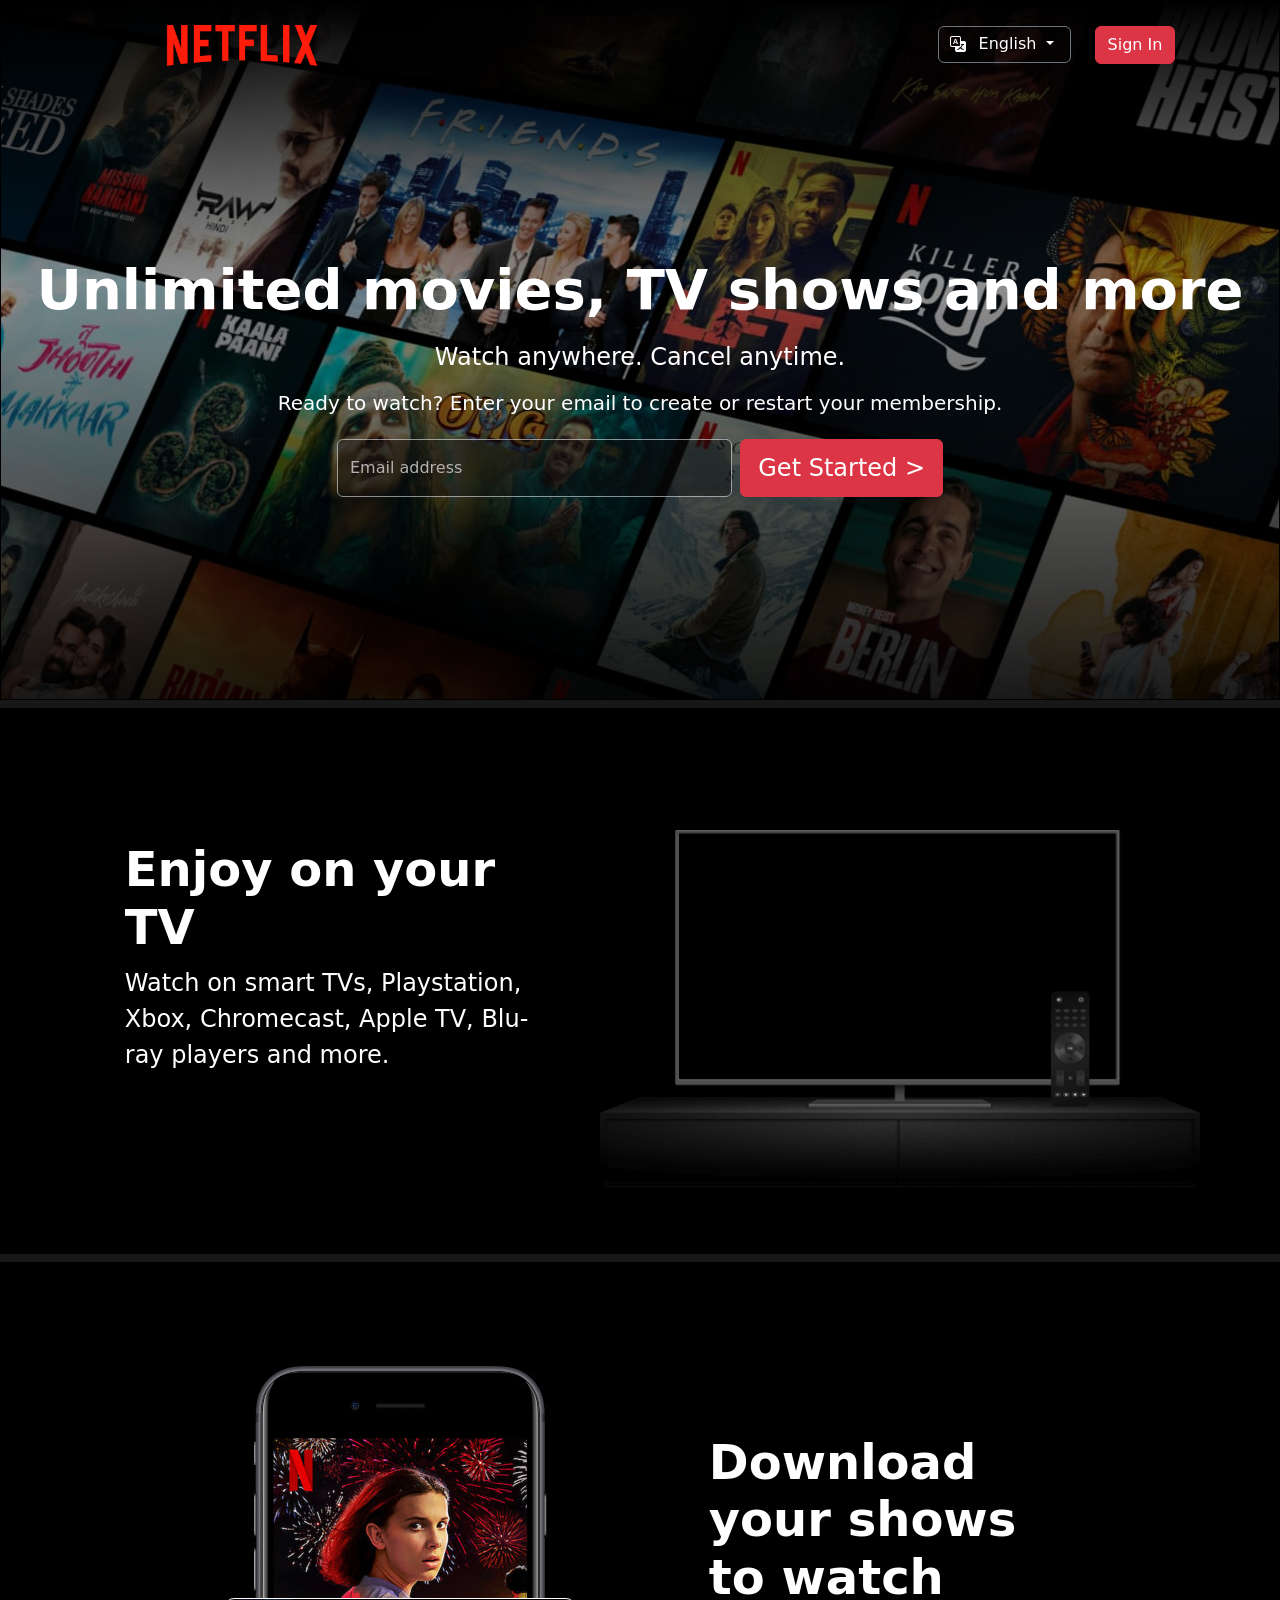
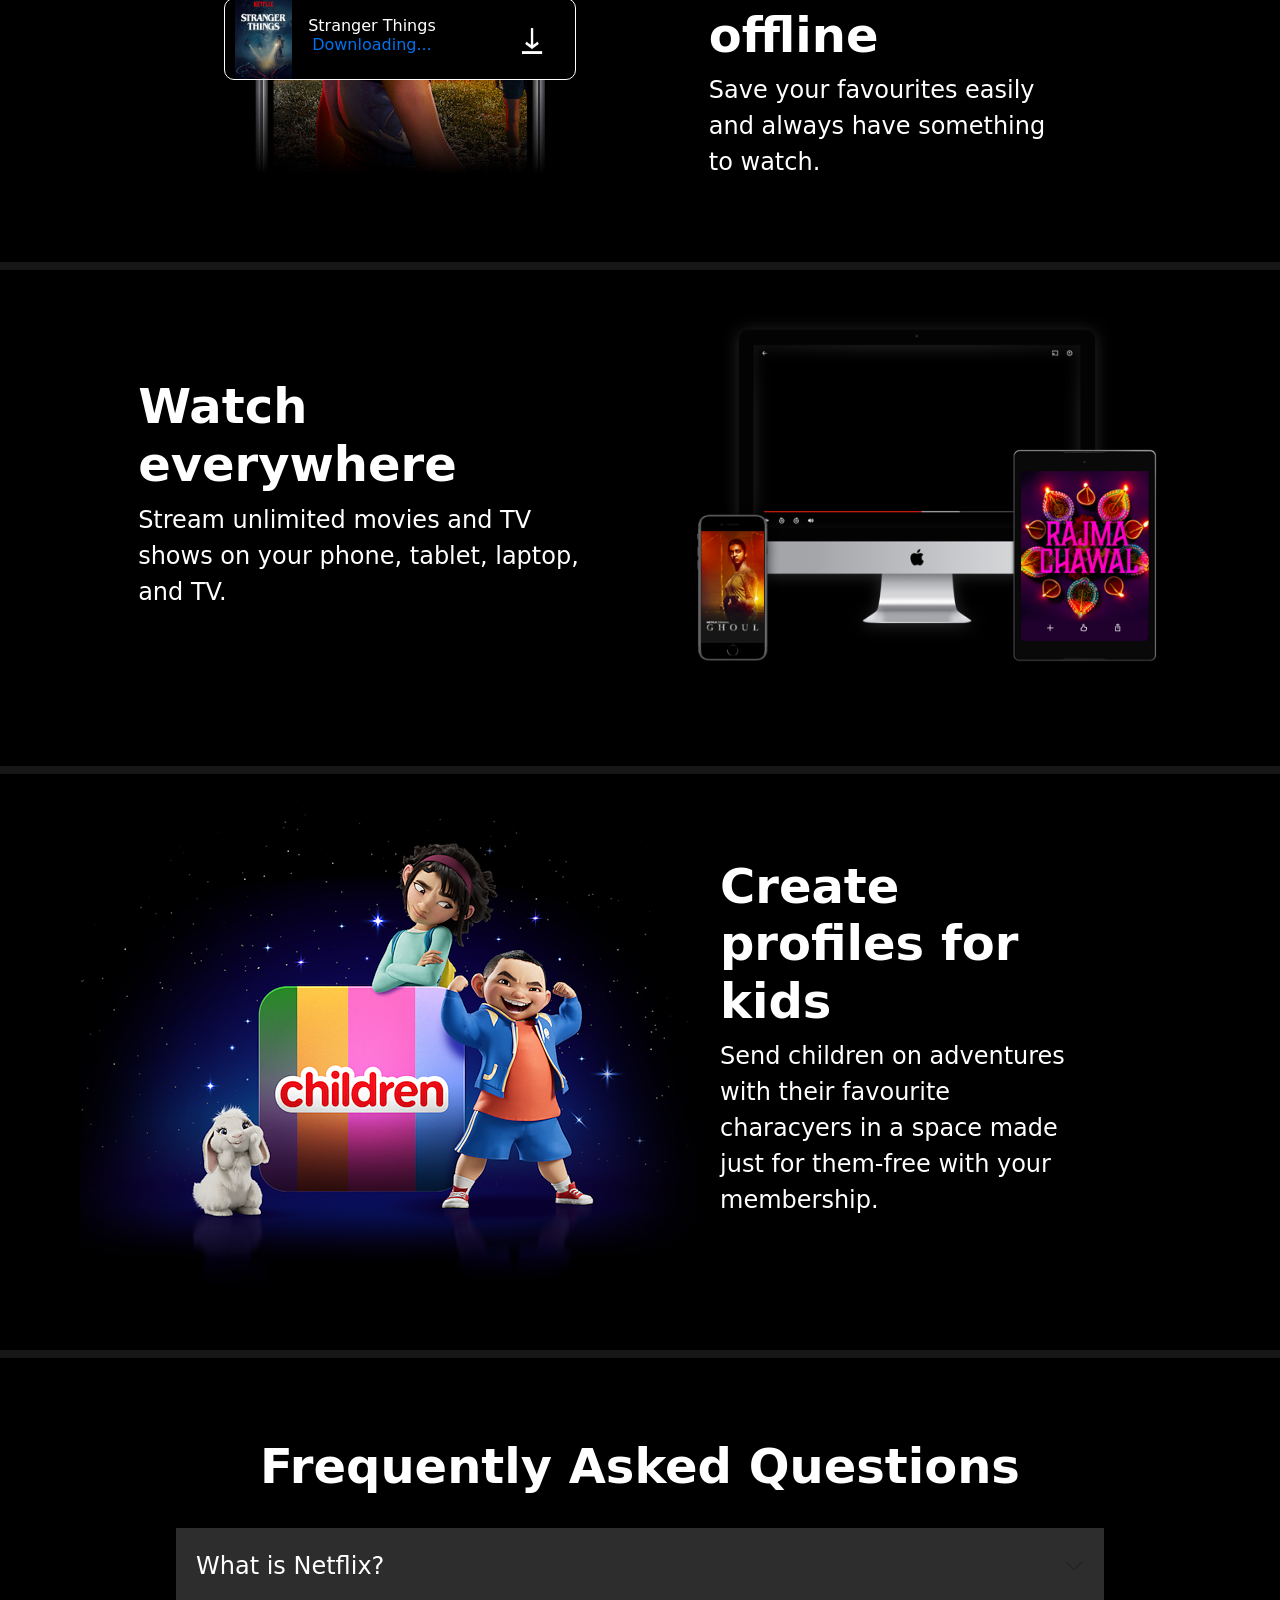
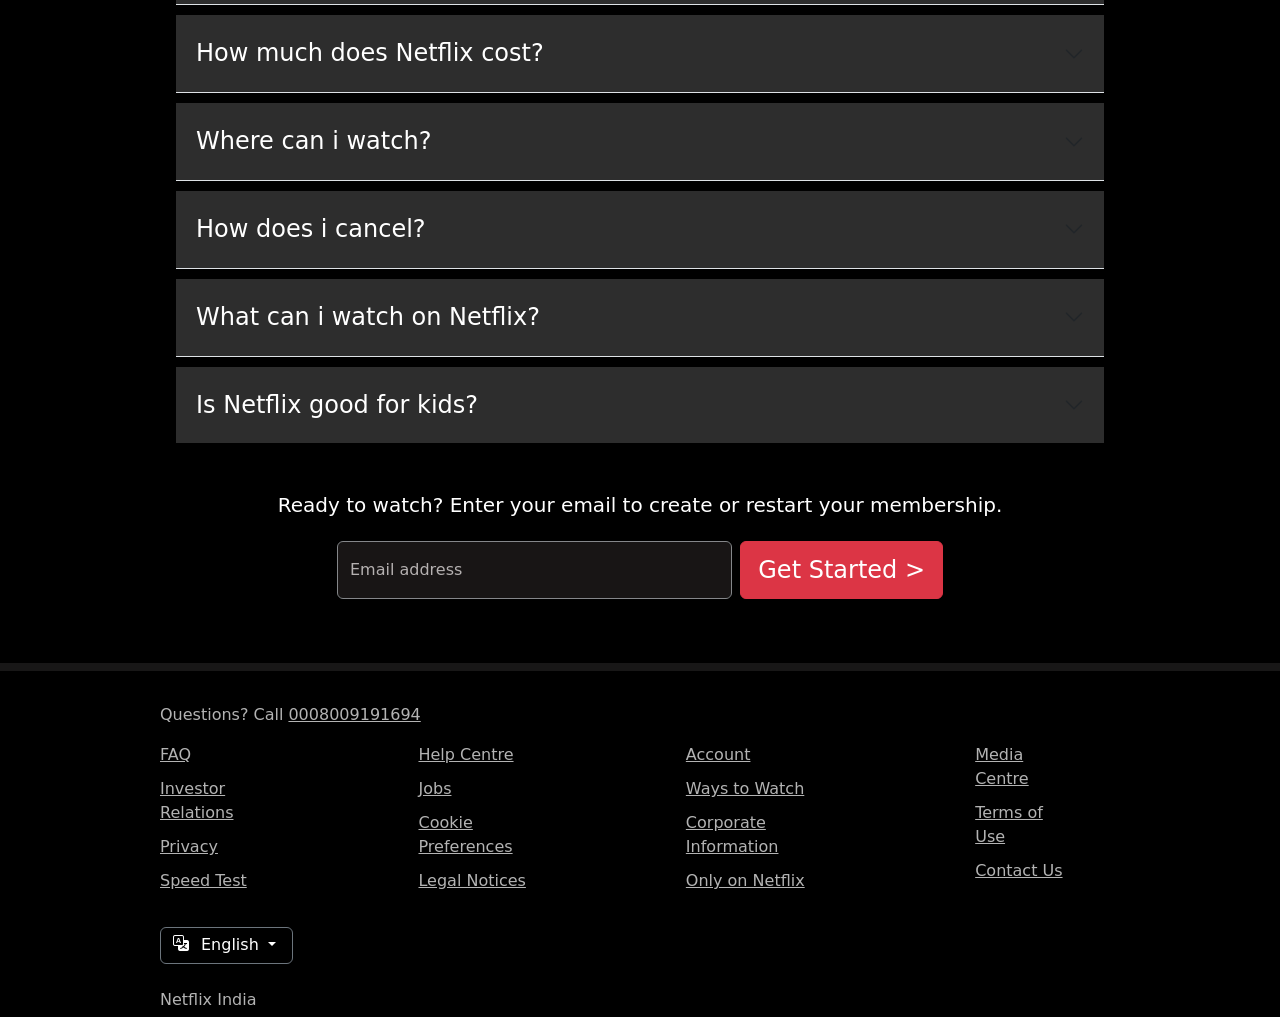
<file: index.html>
<html>
  <head>
    <title>Netflix</title>

    <!-- Linking of CSS(Cascading Style Sheet) -->
    <link rel="stylesheet" href="./style.css" />

    <!-- Bootstrap CDN of CSS -->
    <link
      href="https://cdn.jsdelivr.net/npm/bootstrap@5.3.2/dist/css/bootstrap.min.css"
      rel="stylesheet"
      integrity="sha384-T3c6CoIi6uLrA9TneNEoa7RxnatzjcDSCmG1MXxSR1GAsXEV/Dwwykc2MPK8M2HN"
      crossorigin="anonymous"
    />

    <!-- Bootstrap CDN of javascript -->
    <script
      src="https://cdn.jsdelivr.net/npm/bootstrap@5.3.2/dist/js/bootstrap.bundle.min.js"
      integrity="sha384-C6RzsynM9kWDrMNeT87bh95OGNyZPhcTNXj1NW7RuBCsyN/o0jlpcV8Qyq46cDfL"
      crossorigin="anonymous"
    ></script>

    <!-- Bootstrap CDN of icons -->
    <link
      rel="stylesheet"
      href="https://cdn.jsdelivr.net/npm/bootstrap-icons@1.11.3/font/bootstrap-icons.min.css"
    />

    <style>
      /* Top Part */
    </style>
  </head>
  <body>
    <div class="fullbody">
      <!-- Top Part -->
      <div class="top-part">
        <div class="navigation-bar">
          <div class="align-middle netflix">
            <img
              src="./Images/netflix-logo.png"
              alt="netflix-logo"
              style="height: 85px"
            />
          </div>

          <div class="align-middle right">
            <i class="bi bi-translate language-icon"></i>

            <div class="dropdown">
              <button
                class="btn btn-secondary dropdown-toggle align-middle"
                type="button"
                data-bs-toggle="dropdown"
                aria-expanded="false"
                style="
                  padding-left: 2.5rem;
                  background: transparent;
                  padding-right: 1rem;
                  padding-top: 5px;
                  margin-right: 1.5rem;
                "
              >
                English
              </button>
              <ul class="dropdown-menu">
                <li><a class="dropdown-item" href="#">English</a></li>
                <li><a class="dropdown-item" href="#">Hindi</a></li>
              </ul>
            </div>

            <button class="btn btn-danger">Sign In</button>
          </div>
        </div>

        <div class="center-part">
          <div>
            <h3
              class="text-wrap"
              style="font-size: 3.5rem; font-weight: 700; text-align: center"
            >
              Unlimited movies, TV shows and more
            </h3>
          </div>

          <div style="font-size: 1.5rem; font-weight: 400; margin-top: 0.5rem">
            <p>Watch anywhere. Cancel anytime.</p>
          </div>

          <div
            style="
              font-size: 1.25rem;
              line-height: 1.5rem;
              font-weight: 400;
              margin-bottom: 1.5rem;
            "
          >
            Ready to watch? Enter your email to create or restart your
            membership.
          </div>

          <div class="dataman">
            <div class="form-floating mb-3" style="display: flex">
              <input
                type="email"
                class="form-control"
                id="floatingInput"
                placeholder="name@example.com"
                style="
                  background-color: rgba(14, 14, 14, 0.742);
                  opacity: 60%;
                  padding-right: 4rem;
                "
              />
              <label
                for="floatingInput"
                id="emailaddress"
                style="color: rgb(181, 177, 177); background-color: initial"
                >Email address</label
              >
              <button
                type="button"
                class="btn btn-danger"
                style="width: 20rem; margin-left: 0.5rem; font-size: 1.5rem"
              >
                Get Started &gt
              </button>
            </div>
          </div>
        </div>
      </div>

      <!-- TV Section -->
      <div
        class="borderman"
        style="background-color: rgb(0, 0, 0); height: auto"
      >
        <div class="mainplayer">
          <div class="leftcontent-section">
            <h3 style="color: white; font-size: 3rem; font-weight: 900">
              Enjoy on your TV
            </h3>
            <p style="color: white; font-size: 1.5rem; font-weight: 400">
              Watch on smart TVs, Playstation, Xbox, Chromecast, Apple TV,
              Blu-ray players and more.
            </p>
          </div>

          <div>
            <div
              class="pb-50"
              style="
                position: absolute;
                height: auto;
                width: 28%;
                margin-top: 4.9rem;
                margin-left: 4.5rem;
              "
            >
              <video
                src="./Videos/video-tv-in-0819.m4v"
                autoplay
                muted
                loop
              ></video>
            </div>
            <img
              src="./Images/tv.png"
              alt="TV Image"
              height="450px;"
              style="position: relative; z-index: 1"
            />
          </div>
        </div>
      </div>

      <!-- Smart Phone Section -->
      <div
        class="borderman"
        style="background-color: rgb(0, 0, 0); height: 600px"
      >
        <div class="mainplayer">
          <div style="padding-bottom: 3rem">
            <img src="./Images/mobile.jpg" alt="Smart-Phone-Image" />
            <div
              style="
                height: 5%;
                width: 55%;
                position: relative;
                background-color: black;
                border: 1px solid white;
                border-radius: 10px;
                bottom: 16rem;
                margin-top: 5rem;
                margin-left: 9rem;
              "
            >
              <div style="display: flex">
                <img
                  src="./Images/strangers things.png"
                  alt="Stranger things"
                  style="
                    border-radius: 10px, 0px, 0px, 10px !important;
                    height: 5rem;
                    margin-left: 10px;
                    margin-top: 5 px;
                  "
                />
                <div
                  style="
                    display: flex;
                    justify-content: center;
                    align-items: center;
                    flex-direction: column;
                    margin-left: 16px;
                  "
                >
                  <h3
                    style="
                      color: white;
                      font-size: 1rem;
                      margin-bottom: 0px;
                      text-align: left;
                    "
                  >
                    Stranger Things
                  </h3>
                  <h3 style="color: #0071eb; font-size: 1rem; text-align: left">
                    Downloading...
                  </h3>
                </div>
                <img
                  src="./Images/download.gif"
                  alt="Downloading gif"
                  style="height: 4rem; margin-left: 4rem; margin-top: 10px"
                />
              </div>
            </div>
          </div>

          <div class="rightcontent-section" style="padding-bottom: 3rem">
            <h3 style="color: white; font-size: 3rem; font-weight: 900">
              Download your shows to watch offline
            </h3>
            <p style="color: white; font-size: 1.5rem; font-weight: 400">
              Save your favourites easily and always have something to watch.
            </p>
          </div>
        </div>
      </div>

      <!-- Desktop Section -->
      <div class="borderman" style="background-color: rgb(0, 0, 0)">
        <div class="mainplayer">
          <div class="leftcontent-section">
            <h3 style="color: white; font-size: 3rem; font-weight: 900">
              Watch everywhere
            </h3>
            <p style="color: white; font-size: 1.5rem; font-weight: 400">
              Stream unlimited movies and TV shows on your phone, tablet,
              laptop, and TV.
            </p>
          </div>

          <div style="width: auto; height: auto">
            <div style="position: absolute">
              <video
                src="./Videos/video-devices-in (1).m4v"
                loop
                muted
                autoplay
                style="width: 60%; margin-top: 3rem; margin-left: 6rem"
              ></video>
            </div>
            <img
              src="./Images/device-pile-in.png"
              alt=""
              height="400px"
              style="position: relative"
            />
          </div>
        </div>
      </div>

      <!-- Children Section -->
      <div class="borderman" style="background-color: rgb(0, 0, 0)">
        <div class="mainplayer">
          <div>
            <img src="./Images/children.png" alt="" />
          </div>

          <div class="childrencontent-section">
            <h3 style="color: white; font-size: 3rem; font-weight: 900">
              Create profiles for kids
            </h3>
            <p style="color: white; font-size: 1.5rem; font-weight: 400">
              Send children on adventures with their favourite characyers in a
              space made just for them-free with your membership.
            </p>
          </div>
        </div>
      </div>

      <!-- Frequently Asked Question -->
      <div
        class="borderman"
        style="background-color: rgb(0, 0, 0); height: auto"
      >
        <!-- FAQ -->

        <div
          class="frequently"
          style="
            width: 100%;
            display: flex;
            justify-content: center;
            height: auto;
          "
        >
          <h3
            style="
              font-size: 3rem;
              font-weight: 900;
              color: white;
              margin-top: 5rem;
            "
          >
            Frequently Asked Questions
          </h3>
        </div>

        <!-- Accordian Div  -->
        <div style="width: 100%">
          <!-- Each Accordion  -->
          <div style="margin-left: 11rem; margin-right: 11rem">
            <!-- Main Accordion heading -->
            <div class="accordion accordion-flush" id="accordionFlushExample">
              <!-- First accordion  -->
              <div class="accordion-item" style="margin-bottom: 10px">
                <h2 class="accordion-header">
                  <button
                    class="accordion-button collapsed"
                    type="button"
                    data-bs-toggle="collapse"
                    data-bs-target="#flush-collapseOne"
                    aria-expanded="false"
                    aria-controls="flush-collapseOne"
                    style="
                      background-color: rgb(45, 45, 45);
                      color: white;
                      padding-bottom: 1.5rem;
                      padding-top: 1.5rem;
                      font-size: 1.5rem;
                    "
                  >
                    What is Netflix?
                  </button>
                </h2>
                <div
                  id="flush-collapseOne"
                  class="accordion-collapse collapse"
                  data-bs-parent="#accordionFlushExample"
                >
                  <div
                    class="accordion-body"
                    style="
                      font-size: 1.5rem;
                      color: white;
                      background-color: rgb(45, 45, 45);
                      font-size: 1.5rem;
                    "
                  >
                    Netflix is a streaming service that offers a variety of
                    award-winning TV shows, movies, anime, documentaries and
                    more-on thousands of internet-connected devices. <br />
                    <br />
                    You can watch as much as you want, whenever you want,
                    without a single ad-all for one low monthly price. There's
                    always something new to discover, and new TV shows and
                    movies are added every week!
                  </div>
                </div>
              </div>

              <!-- Second accordion  -->
              <div class="accordion-item" style="margin-bottom: 10px">
                <h2 class="accordion-header">
                  <button
                    class="accordion-button collapsed"
                    type="button"
                    data-bs-toggle="collapse"
                    data-bs-target="#flush-collapseTwo"
                    aria-expanded="false"
                    aria-controls="flush-collapseTwo"
                    style="
                      background-color: rgb(45, 45, 45);
                      color: white;
                      padding-bottom: 1.5rem;
                      padding-top: 1.5rem;
                      font-size: 1.5rem;
                    "
                  >
                    How much does Netflix cost?
                  </button>
                </h2>
                <div
                  id="flush-collapseTwo"
                  class="accordion-collapse collapse"
                  data-bs-parent="#accordionFlushExample"
                >
                  <div
                    class="accordion-body"
                    style="
                      font-size: 1.5rem;
                      color: white;
                      background-color: rgb(45, 45, 45);
                      font-size: 1.5rem;
                    "
                  >
                    Watch Netflix on your smartphone, tablet, Smart TV, laptop,
                    or streaming device, all for one fixed monthly fee. Plans
                    range from ₹149 to ₹649 a month. No extra costs, no
                    contracts.
                  </div>
                </div>
              </div>

              <!-- Third Accordion  -->
              <div class="accordion-item" style="margin-bottom: 10px">
                <h2 class="accordion-header">
                  <button
                    class="accordion-button collapsed"
                    type="button"
                    data-bs-toggle="collapse"
                    data-bs-target="#flush-collapseThree"
                    aria-expanded="false"
                    aria-controls="flush-collapseThree"
                    style="
                      background-color: rgb(45, 45, 45);
                      color: white;
                      padding-bottom: 1.5rem;
                      padding-top: 1.5rem;
                      font-size: 1.5rem;
                    "
                  >
                    Where can i watch?
                  </button>
                </h2>
                <div
                  id="flush-collapseThree"
                  class="accordion-collapse collapse"
                  data-bs-parent="#accordionFlushExample"
                >
                  <div
                    class="accordion-body"
                    style="
                      font-size: 1.5rem;
                      color: white;
                      background-color: rgb(45, 45, 45);
                      font-size: 1.5rem;
                    "
                  >
                    Watch anywhere, anytime. Sign in with your Netflix account
                    to watch instantly on the web at netflix.com from your
                    personal computer or on any internet-connected device that
                    offers the Netflix app, including smart TVs, smartphones,
                    tablets, streaming media players and game consoles. <br />
                    <br />
                    You can also download your favourite shows with the iOS,
                    Android, or Windows 10 app. Use downloads to watch while
                    you're on the go and without an internet connection. Take
                    Netflix with you anywhere.
                  </div>
                </div>
              </div>

              <!-- Fourth Accordion  -->
              <div class="accordion-item" style="margin-bottom: 10px">
                <h2 class="accordion-header">
                  <button
                    class="accordion-button collapsed"
                    type="button"
                    data-bs-toggle="collapse"
                    data-bs-target="#flush-collapseFourth"
                    aria-expanded="false"
                    aria-controls="flush-collapseFourth"
                    style="
                      background-color: rgb(45, 45, 45);
                      color: white;
                      padding-bottom: 1.5rem;
                      padding-top: 1.5rem;
                      font-size: 1.5rem;
                    "
                  >
                    How does i cancel?
                  </button>
                </h2>
                <div
                  id="flush-collapseFourth"
                  class="accordion-collapse collapse"
                  data-bs-parent="#accordionFlushExample"
                >
                  <div
                    class="accordion-body"
                    style="
                      font-size: 1.5rem;
                      color: white;
                      background-color: rgb(45, 45, 45);
                      font-size: 1.5rem;
                    "
                  >
                    Netflix is flexible. There are no annoying contracts and no
                    commitments. You can easily cancel your account online in
                    two clicks. There are no cancellation fees – start or stop
                    your account anytime.
                  </div>
                </div>
              </div>

              <!-- Fifth Div  -->
              <div class="accordion-item" style="margin-bottom: 10px">
                <h2 class="accordion-header">
                  <button
                    class="accordion-button collapsed"
                    type="button"
                    data-bs-toggle="collapse"
                    data-bs-target="#flush-collapseFifth"
                    aria-expanded="false"
                    aria-controls="flush-collapseFifth"
                    style="
                      background-color: rgb(45, 45, 45);
                      color: white;
                      padding-bottom: 1.5rem;
                      padding-top: 1.5rem;
                      font-size: 1.5rem;
                    "
                  >
                    What can i watch on Netflix?
                  </button>
                </h2>
                <div
                  id="flush-collapseFifth"
                  class="accordion-collapse collapse"
                  data-bs-parent="#accordionFlushExample"
                >
                  <div
                    class="accordion-body"
                    style="
                      font-size: 1.5rem;
                      color: white;
                      background-color: rgb(45, 45, 45);
                      font-size: 1.5rem;
                    "
                  >
                    Netflix has an extensive library of feature films,
                    documentaries, TV shows, anime, award-winning Netflix
                    originals, and more. Watch as much as you want, anytime you
                    want.
                  </div>
                </div>
              </div>

              <!-- Sixth  Div  -->
              <div class="accordion-item" style="margin-bottom: 10px">
                <h2 class="accordion-header">
                  <button
                    class="accordion-button collapsed"
                    type="button"
                    data-bs-toggle="collapse"
                    data-bs-target="#flush-collapseSixth"
                    aria-expanded="false"
                    aria-controls="flush-collapseSixth"
                    style="
                      background-color: rgb(45, 45, 45);
                      color: white;
                      padding-bottom: 1.5rem;
                      padding-top: 1.5rem;
                      font-size: 1.5rem;
                    "
                  >
                    Is Netflix good for kids?
                  </button>
                </h2>
                <div
                  id="flush-collapseSixth"
                  class="accordion-collapse collapse"
                  data-bs-parent="#accordionFlushExample"
                >
                  <div
                    class="accordion-body"
                    style="
                      font-size: 1.5rem;
                      color: white;
                      background-color: rgb(45, 45, 45);
                      font-size: 1.5rem;
                    "
                  >
                    The Netflix Kids experience is included in your membership
                    to give parents control while kids enjoy family-friendly TV
                    shows and films in their own space. <br />
                    <br />
                    Kids profiles come with PIN-protected parental controls that
                    let you restrict the maturity rating of content kids can
                    watch and block specific titles you don’t want kids to see.
                  </div>
                </div>
              </div>
            </div>

            <!-- End of each accordion  -->
          </div>

          <!-- End of Accordion div  -->
        </div>

        <!-- Below Accordion  -->
        <div
          style="
            width: 100%;
            display: inline-table;
            justify-content: center;
            align-items: center;
            margin-bottom: 3rem;
          "
        >
          <div
            style="
              font-size: 1.25rem;
              line-height: 1.5rem;
              font-weight: 400;
              color: white;
              padding-top: 2.5rem;
              text-align: center;
            "
          >
            Ready to watch? Enter your email to create or restart your
            membership.
          </div>

          <div
            style="
              width: 100%;
              display: flex;
              justify-content: center;
              margin-top: 1.5rem;
            "
          >
            <div class="form-floating mb-3" style="display: flex">
              <input
                type="email"
                class="form-control"
                id="floatingInput"
                placeholder="name@example.com"
                style="
                  background-color: rgba(54, 49, 49, 0.742);
                  opacity: 60%;
                  padding-right: 4rem;
                "
              />
              <label
                for="floatingInput"
                id="emailaddress"
                style="color: rgb(181, 177, 177)"
                >Email address</label
              >
              <button
                type="button"
                class="btn btn-danger"
                style="
                  width: 20rem;
                  margin-left: 0.5rem;
                  font-size: 1.5rem;
                  font-weight: 500;
                "
              >
                Get Started &gt
              </button>
            </div>
          </div>
        </div>
      </div>

      <!-- Footer -->
      <div class="borderman" style="background-color: rgb(0, 0, 0)">
        <div class="mainplayer">
          <div class="footerman">
            <div>
              <p style="color: #ffffffb3">
                Questions? Call
                <a href="" style="text-decoration: none; color: #ffffffb3"
                  ><u>0008009191694</u></a
                >
              </p>

              <div class="detailsman">
                <div class="problemman">
                  <a
                    href=""
                    style="
                      text-decoration: none;
                      color: #ffffffb3;
                      padding-bottom: 10px;
                    "
                    ><u>FAQ</u></a
                  >
                  <a
                    href=""
                    style="
                      text-decoration: none;
                      color: #ffffffb3;
                      padding-bottom: 10px;
                    "
                    ><u>Investor Relations</u></a
                  >
                  <a
                    href=""
                    style="
                      text-decoration: none;
                      color: #ffffffb3;
                      padding-bottom: 10px;
                    "
                    ><u>Privacy</u></a
                  >
                  <a
                    href=""
                    style="
                      text-decoration: none;
                      color: #ffffffb3;
                      padding-bottom: 10px;
                    "
                    ><u>Speed Test</u></a
                  >
                </div>

                <div class="problemman">
                  <a
                    href=""
                    style="
                      text-decoration: none;
                      color: #ffffffb3;
                      padding-bottom: 10px;
                    "
                    ><u>Help Centre</u></a
                  >
                  <a
                    href=""
                    style="
                      text-decoration: none;
                      color: #ffffffb3;
                      padding-bottom: 10px;
                    "
                    ><u>Jobs</u></a
                  >
                  <a
                    href=""
                    style="
                      text-decoration: none;
                      color: #ffffffb3;
                      padding-bottom: 10px;
                    "
                    ><u>Cookie Preferences</u></a
                  >
                  <a
                    href=""
                    style="
                      text-decoration: none;
                      color: #ffffffb3;
                      padding-bottom: 10px;
                    "
                    ><u>Legal Notices</u></a
                  >
                </div>

                <div class="problemman">
                  <a
                    href=""
                    style="
                      text-decoration: none;
                      color: #ffffffb3;
                      padding-bottom: 10px;
                    "
                    ><u>Account</u></a
                  >
                  <a
                    href=""
                    style="
                      text-decoration: none;
                      color: #ffffffb3;
                      padding-bottom: 10px;
                    "
                    ><u>Ways to Watch</u></a
                  >
                  <a
                    href=""
                    style="
                      text-decoration: none;
                      color: #ffffffb3;
                      padding-bottom: 10px;
                    "
                    ><u>Corporate Information</u></a
                  >
                  <a
                    href=""
                    style="
                      text-decoration: none;
                      color: #ffffffb3;
                      padding-bottom: 10px;
                    "
                    ><u>Only on Netflix</u></a
                  >
                </div>

                <div class="problemman">
                  <a
                    href=""
                    style="
                      text-decoration: none;
                      color: #ffffffb3;
                      padding-bottom: 10px;
                    "
                    ><u>Media Centre</u></a
                  >
                  <a
                    href=""
                    style="
                      text-decoration: none;
                      color: #ffffffb3;
                      padding-bottom: 10px;
                    "
                    ><u>Terms of Use</u></a
                  >
                  <a
                    href=""
                    style="
                      text-decoration: none;
                      color: #ffffffb3;
                      padding-bottom: 10px;
                    "
                    ><u>Contact Us</u></a
                  >
                </div>
              </div>

              <div>
                <i class="bi bi-translate language-logo"></i>

                <div class="dropdown">
                  <button
                    class="btn btn-secondary dropdown-toggle align-middle"
                    type="button"
                    data-bs-toggle="dropdown"
                    aria-expanded="false"
                    style="
                      padding-left: 2.5rem;
                      background: transparent;
                      padding-right: 1rem;
                      padding-top: 5px;
                      margin-right: 1.5rem;
                    "
                  >
                    English
                  </button>
                  <ul class="dropdown-menu">
                    <li><a class="dropdown-item" href="#">English</a></li>
                    <li><a class="dropdown-item" href="#">Hindi</a></li>
                  </ul>
                </div>
              </div>

              <p style="color: #ffffffb3; margin-top: 1.5rem">Netflix India</p>
            </div>
          </div>
        </div>
      </div>
    </div>
  </body>
</html>
</file>
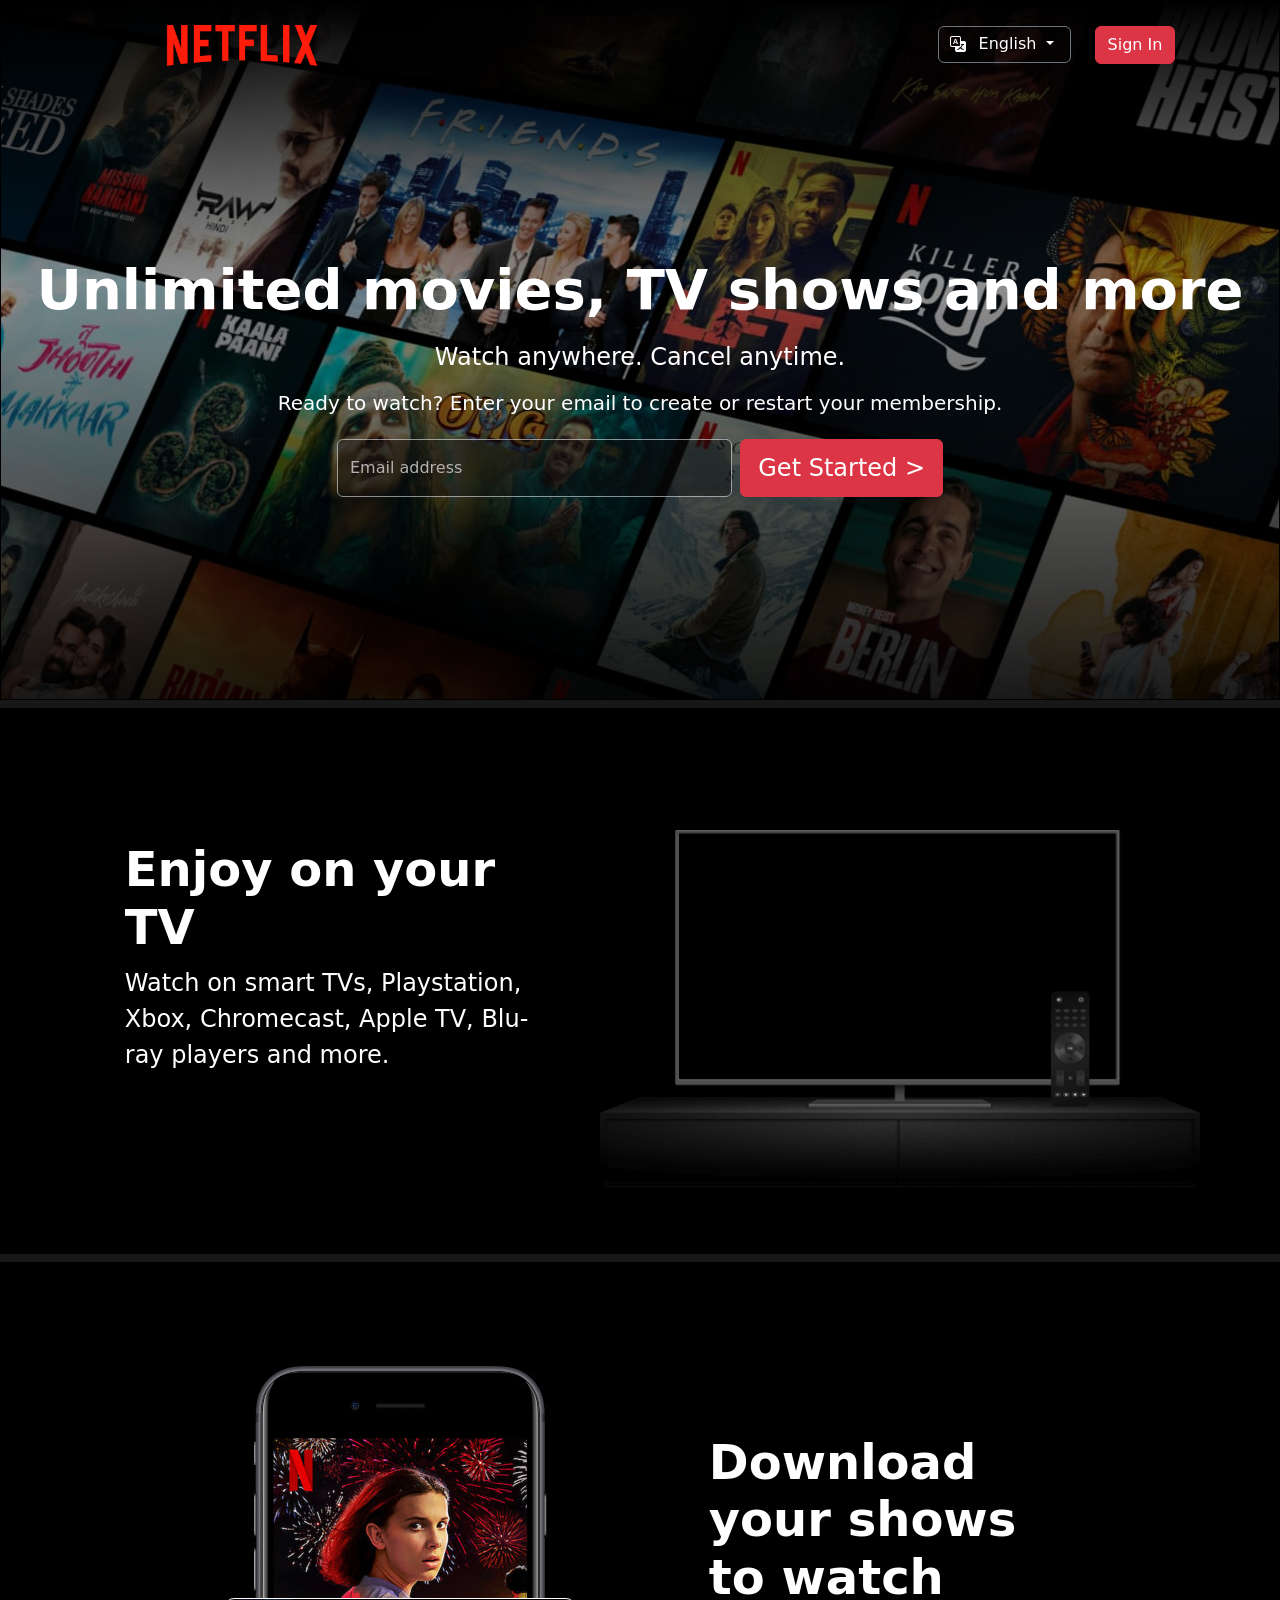
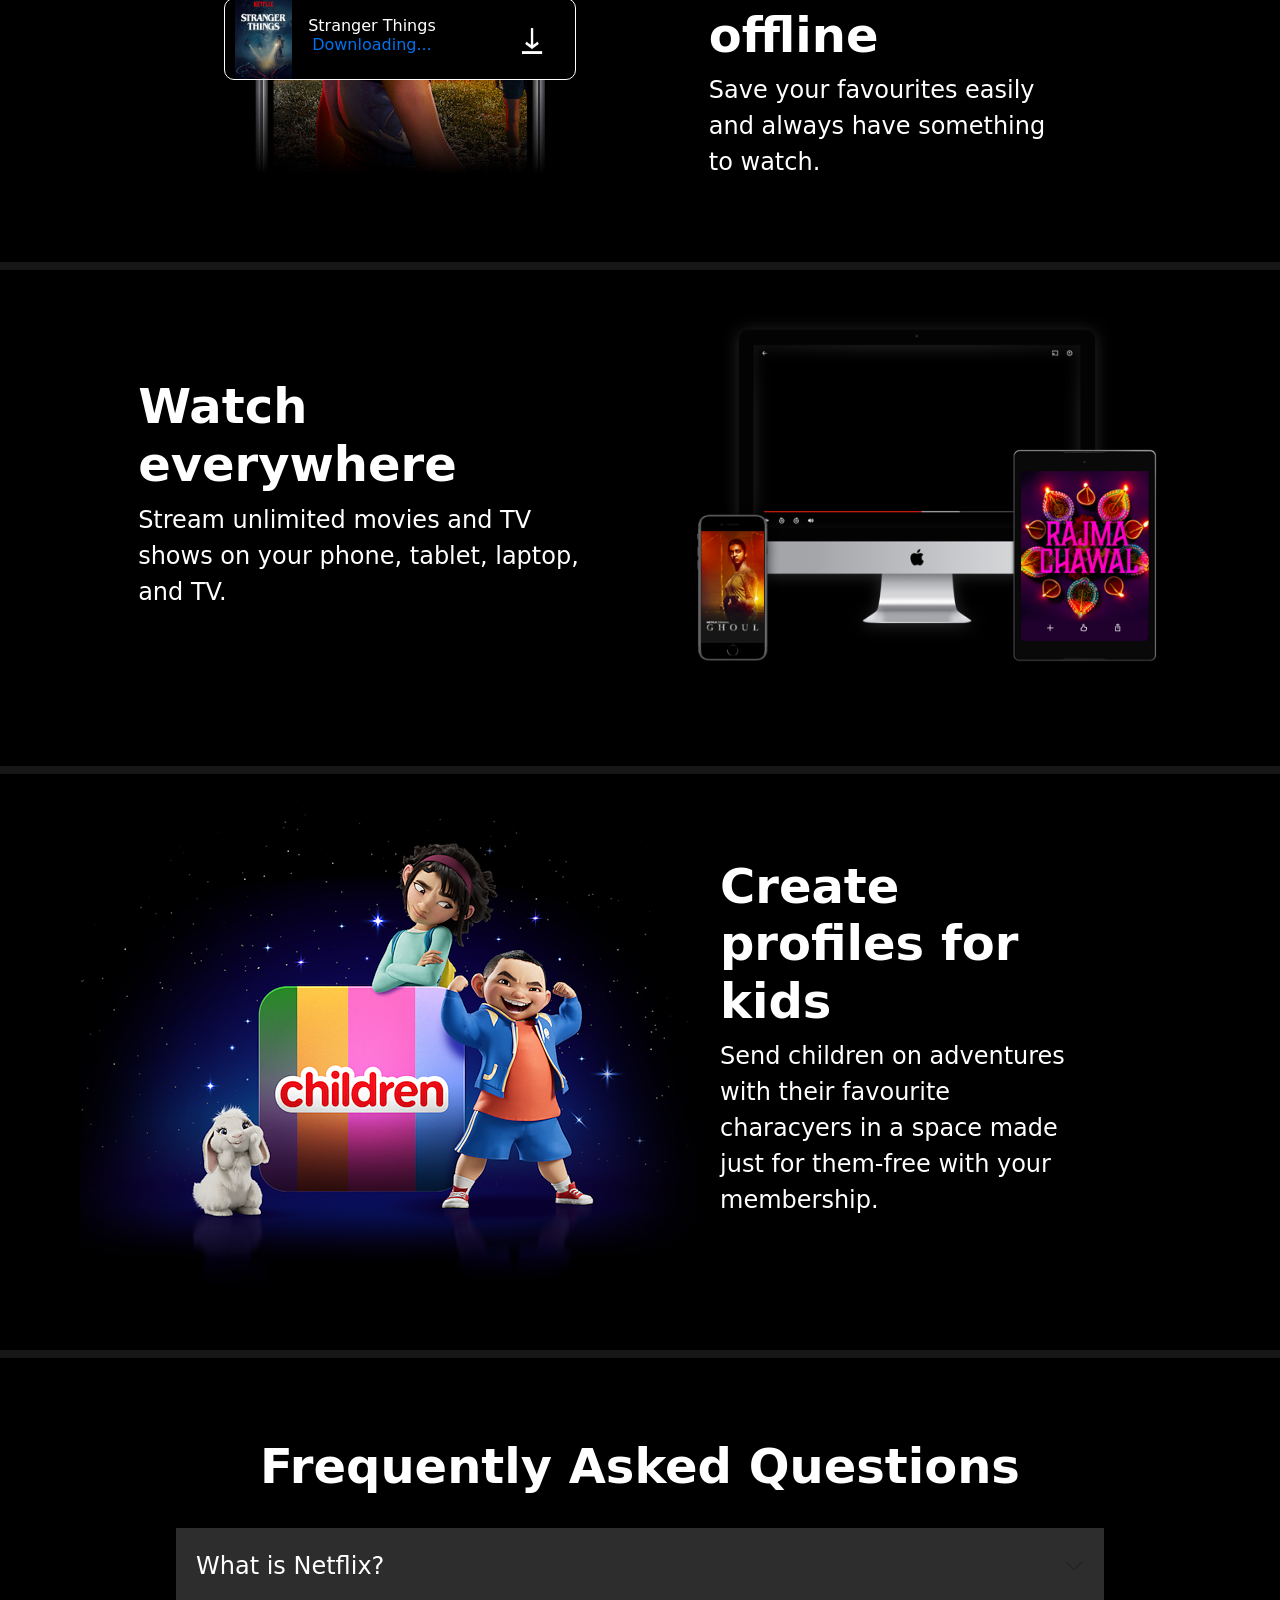
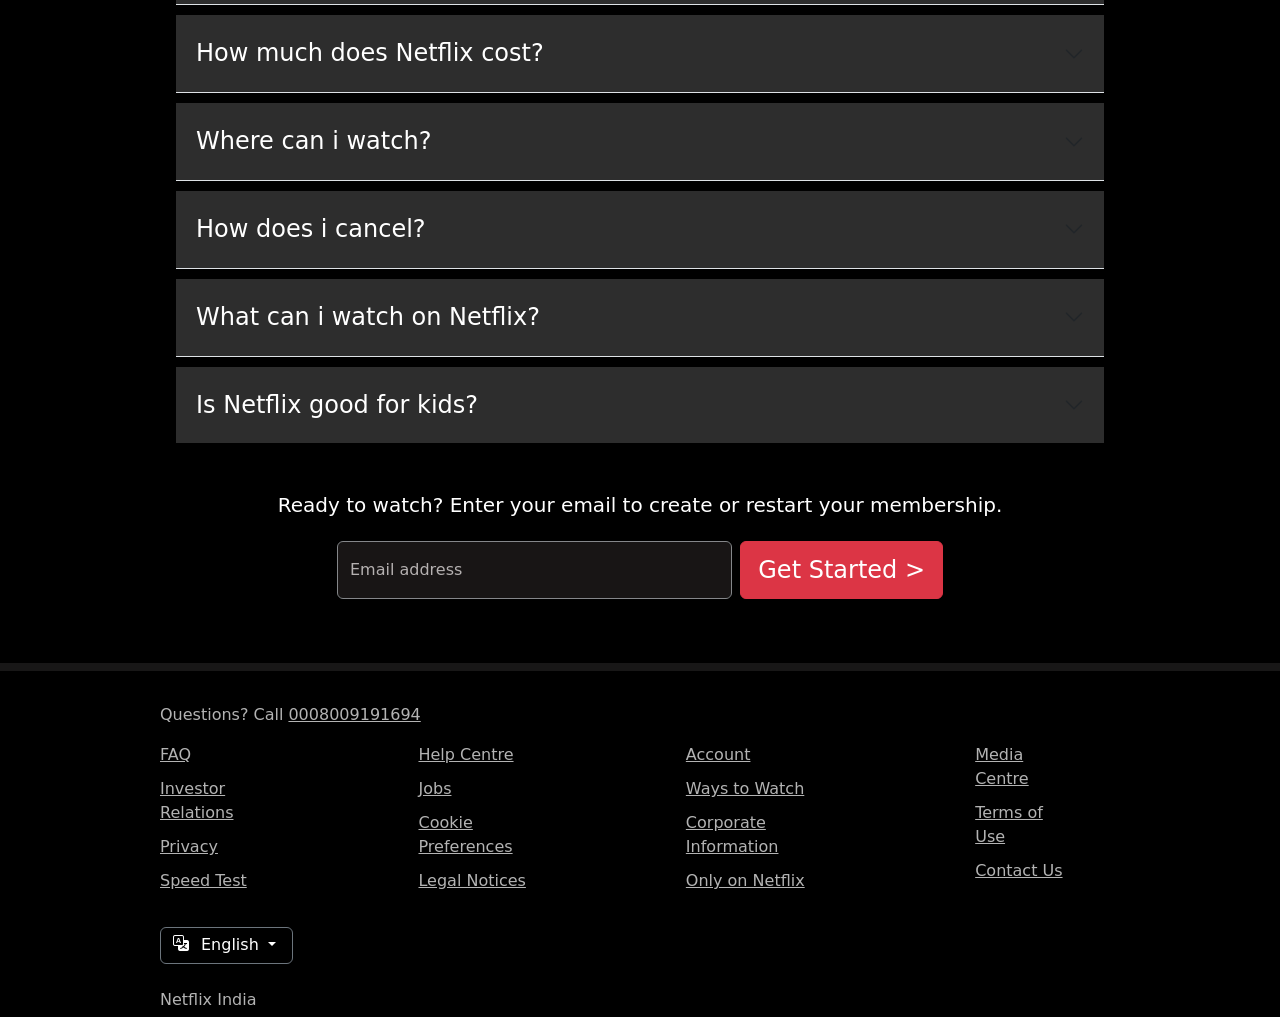
<file: Netflix/HTML/index.html>
<html>
  <head>
    <title>Netflix</title>

    <!-- Linking of CSS(Cascading Style Sheet) -->
    <link rel="stylesheet" href="../CSS/style.css" />

    <!-- Bootstrap CDN of CSS -->
    <link
      href="https://cdn.jsdelivr.net/npm/bootstrap@5.3.2/dist/css/bootstrap.min.css"
      rel="stylesheet"
      integrity="sha384-T3c6CoIi6uLrA9TneNEoa7RxnatzjcDSCmG1MXxSR1GAsXEV/Dwwykc2MPK8M2HN"
      crossorigin="anonymous"
    />

    <!-- Bootstrap CDN of javascript -->
    <script
      src="https://cdn.jsdelivr.net/npm/bootstrap@5.3.2/dist/js/bootstrap.bundle.min.js"
      integrity="sha384-C6RzsynM9kWDrMNeT87bh95OGNyZPhcTNXj1NW7RuBCsyN/o0jlpcV8Qyq46cDfL"
      crossorigin="anonymous"
    ></script>

    <!-- Bootstrap CDN of icons -->
    <link
      rel="stylesheet"
      href="https://cdn.jsdelivr.net/npm/bootstrap-icons@1.11.3/font/bootstrap-icons.min.css"
    />

    <style>
      /* Top Part */
    </style>
  </head>
  <body>
    <div class="fullbody">
      <!-- Top Part -->
      <div class="top-part">
        <div class="navigation-bar">
          <div class="align-middle netflix">
            <img
              src="../Images/netflix-logo.png"
              alt="netflix-logo"
              style="height: 85px"
            />
          </div>

          <div class="align-middle right">
            <i class="bi bi-translate language-icon"></i>

            <div class="dropdown">
              <button
                class="btn btn-secondary dropdown-toggle align-middle"
                type="button"
                data-bs-toggle="dropdown"
                aria-expanded="false"
                style="
                  padding-left: 2.5rem;
                  background: transparent;
                  padding-right: 1rem;
                  padding-top: 5px;
                  margin-right: 1.5rem;
                "
              >
                English
              </button>
              <ul class="dropdown-menu">
                <li><a class="dropdown-item" href="#">English</a></li>
                <li><a class="dropdown-item" href="#">Hindi</a></li>
              </ul>
            </div>

            <button class="btn btn-danger">Sign In</button>
          </div>
        </div>

        <div class="center-part">
          <div>
            <h3
              class="text-wrap"
              style="font-size: 3.5rem; font-weight: 700; text-align: center"
            >
              Unlimited movies, TV shows and more
            </h3>
          </div>

          <div style="font-size: 1.5rem; font-weight: 400; margin-top: 0.5rem">
            <p>Watch anywhere. Cancel anytime.</p>
          </div>

          <div
            style="
              font-size: 1.25rem;
              line-height: 1.5rem;
              font-weight: 400;
              margin-bottom: 1.5rem;
            "
          >
            Ready to watch? Enter your email to create or restart your
            membership.
          </div>

          <div class="dataman">
            <div class="form-floating mb-3" style="display: flex">
              <input
                type="email"
                class="form-control"
                id="floatingInput"
                placeholder="name@example.com"
                style="
                  background-color: rgba(14, 14, 14, 0.742);
                  opacity: 60%;
                  padding-right: 4rem;
                "
              />
              <label
                for="floatingInput"
                id="emailaddress"
                style="color: rgb(181, 177, 177); background-color: initial"
                >Email address</label
              >
              <button
                type="button"
                class="btn btn-danger"
                style="width: 20rem; margin-left: 0.5rem; font-size: 1.5rem"
              >
                Get Started &gt
              </button>
            </div>
          </div>
        </div>
      </div>

      <!-- TV Section -->
      <div
        class="borderman"
        style="background-color: rgb(0, 0, 0); height: auto"
      >
        <div class="mainplayer">
          <div class="leftcontent-section">
            <h3 style="color: white; font-size: 3rem; font-weight: 900">
              Enjoy on your TV
            </h3>
            <p style="color: white; font-size: 1.5rem; font-weight: 400">
              Watch on smart TVs, Playstation, Xbox, Chromecast, Apple TV,
              Blu-ray players and more.
            </p>
          </div>

          <div>
            <div
              class="pb-50"
              style="
                position: absolute;
                height: auto;
                width: 28%;
                margin-top: 4.9rem;
                margin-left: 4.5rem;
              "
            >
              <video
                src="../Videos/video-tv-in-0819.m4v"
                autoplay
                muted
                loop
              ></video>
            </div>
            <img
              src="../Images/tv.png"
              alt="TV Image"
              height="450px;"
              style="position: relative; z-index: 1"
            />
          </div>
        </div>
      </div>

      <!-- Smart Phone Section -->
      <div
        class="borderman"
        style="background-color: rgb(0, 0, 0); height: 600px"
      >
        <div class="mainplayer">
          <div style="padding-bottom: 3rem">
            <img src="../Images/mobile.jpg" alt="Smart-Phone-Image" />
            <div
              style="
                height: 5%;
                width: 55%;
                position: relative;
                background-color: black;
                border: 1px solid white;
                border-radius: 10px;
                bottom: 16rem;
                margin-top: 5rem;
                margin-left: 9rem;
              "
            >
              <div style="display: flex">
                <img
                  src="../Images/strangers things.png"
                  alt="Stranger things"
                  style="
                    border-radius: 10px, 0px, 0px, 10px !important;
                    height: 5rem;
                    margin-left: 10px;
                    margin-top: 5 px;
                  "
                />
                <div
                  style="
                    display: flex;
                    justify-content: center;
                    align-items: center;
                    flex-direction: column;
                    margin-left: 16px;
                  "
                >
                  <h3
                    style="
                      color: white;
                      font-size: 1rem;
                      margin-bottom: 0px;
                      text-align: left;
                    "
                  >
                    Stranger Things
                  </h3>
                  <h3 style="color: #0071eb; font-size: 1rem; text-align: left">
                    Downloading...
                  </h3>
                </div>
                <img
                  src="../Images/download.gif"
                  alt="Downloading gif"
                  style="height: 4rem; margin-left: 4rem; margin-top: 10px"
                />
              </div>
            </div>
          </div>

          <div class="rightcontent-section" style="padding-bottom: 3rem">
            <h3 style="color: white; font-size: 3rem; font-weight: 900">
              Download your shows to watch offline
            </h3>
            <p style="color: white; font-size: 1.5rem; font-weight: 400">
              Save your favourites easily and always have something to watch.
            </p>
          </div>
        </div>
      </div>

      <!-- Desktop Section -->
      <div class="borderman" style="background-color: rgb(0, 0, 0)">
        <div class="mainplayer">
          <div class="leftcontent-section">
            <h3 style="color: white; font-size: 3rem; font-weight: 900">
              Watch everywhere
            </h3>
            <p style="color: white; font-size: 1.5rem; font-weight: 400">
              Stream unlimited movies and TV shows on your phone, tablet,
              laptop, and TV.
            </p>
          </div>

          <div style="width: auto; height: auto">
            <div style="position: absolute">
              <video
                src="../Videos/video-devices-in (1).m4v"
                loop
                muted
                autoplay
                style="width: 60%; margin-top: 3rem; margin-left: 6rem"
              ></video>
            </div>
            <img
              src="../Images/device-pile-in.png"
              alt=""
              height="400px"
              style="position: relative"
            />
          </div>
        </div>
      </div>

      <!-- Children Section -->
      <div class="borderman" style="background-color: rgb(0, 0, 0)">
        <div class="mainplayer">
          <div>
            <img src="../Images/children.png" alt="" />
          </div>

          <div class="childrencontent-section">
            <h3 style="color: white; font-size: 3rem; font-weight: 900">
              Create profiles for kids
            </h3>
            <p style="color: white; font-size: 1.5rem; font-weight: 400">
              Send children on adventures with their favourite characyers in a
              space made just for them-free with your membership.
            </p>
          </div>
        </div>
      </div>

      <!-- Frequently Asked Question -->
      <div
        class="borderman"
        style="background-color: rgb(0, 0, 0); height: auto"
      >
        <!-- FAQ -->

        <div
          class="frequently"
          style="
            width: 100%;
            display: flex;
            justify-content: center;
            height: auto;
          "
        >
          <h3
            style="
              font-size: 3rem;
              font-weight: 900;
              color: white;
              margin-top: 5rem;
            "
          >
            Frequently Asked Questions
          </h3>
        </div>

        <!-- Accordian Div  -->
        <div style="width: 100%">
          <!-- Each Accordion  -->
          <div style="margin-left: 11rem; margin-right: 11rem">
            <!-- Main Accordion heading -->
            <div class="accordion accordion-flush" id="accordionFlushExample">
              <!-- First accordion  -->
              <div class="accordion-item" style="margin-bottom: 10px">
                <h2 class="accordion-header">
                  <button
                    class="accordion-button collapsed"
                    type="button"
                    data-bs-toggle="collapse"
                    data-bs-target="#flush-collapseOne"
                    aria-expanded="false"
                    aria-controls="flush-collapseOne"
                    style="
                      background-color: rgb(45, 45, 45);
                      color: white;
                      padding-bottom: 1.5rem;
                      padding-top: 1.5rem;
                      font-size: 1.5rem;
                    "
                  >
                    What is Netflix?
                  </button>
                </h2>
                <div
                  id="flush-collapseOne"
                  class="accordion-collapse collapse"
                  data-bs-parent="#accordionFlushExample"
                >
                  <div
                    class="accordion-body"
                    style="
                      font-size: 1.5rem;
                      color: white;
                      background-color: rgb(45, 45, 45);
                      font-size: 1.5rem;
                    "
                  >
                    Netflix is a streaming service that offers a variety of
                    award-winning TV shows, movies, anime, documentaries and
                    more-on thousands of internet-connected devices. <br />
                    <br />
                    You can watch as much as you want, whenever you want,
                    without a single ad-all for one low monthly price. There's
                    always something new to discover, and new TV shows and
                    movies are added every week!
                  </div>
                </div>
              </div>

              <!-- Second accordion  -->
              <div class="accordion-item" style="margin-bottom: 10px">
                <h2 class="accordion-header">
                  <button
                    class="accordion-button collapsed"
                    type="button"
                    data-bs-toggle="collapse"
                    data-bs-target="#flush-collapseTwo"
                    aria-expanded="false"
                    aria-controls="flush-collapseTwo"
                    style="
                      background-color: rgb(45, 45, 45);
                      color: white;
                      padding-bottom: 1.5rem;
                      padding-top: 1.5rem;
                      font-size: 1.5rem;
                    "
                  >
                    How much does Netflix cost?
                  </button>
                </h2>
                <div
                  id="flush-collapseTwo"
                  class="accordion-collapse collapse"
                  data-bs-parent="#accordionFlushExample"
                >
                  <div
                    class="accordion-body"
                    style="
                      font-size: 1.5rem;
                      color: white;
                      background-color: rgb(45, 45, 45);
                      font-size: 1.5rem;
                    "
                  >
                    Watch Netflix on your smartphone, tablet, Smart TV, laptop,
                    or streaming device, all for one fixed monthly fee. Plans
                    range from ₹149 to ₹649 a month. No extra costs, no
                    contracts.
                  </div>
                </div>
              </div>

              <!-- Third Accordion  -->
              <div class="accordion-item" style="margin-bottom: 10px">
                <h2 class="accordion-header">
                  <button
                    class="accordion-button collapsed"
                    type="button"
                    data-bs-toggle="collapse"
                    data-bs-target="#flush-collapseThree"
                    aria-expanded="false"
                    aria-controls="flush-collapseThree"
                    style="
                      background-color: rgb(45, 45, 45);
                      color: white;
                      padding-bottom: 1.5rem;
                      padding-top: 1.5rem;
                      font-size: 1.5rem;
                    "
                  >
                    Where can i watch?
                  </button>
                </h2>
                <div
                  id="flush-collapseThree"
                  class="accordion-collapse collapse"
                  data-bs-parent="#accordionFlushExample"
                >
                  <div
                    class="accordion-body"
                    style="
                      font-size: 1.5rem;
                      color: white;
                      background-color: rgb(45, 45, 45);
                      font-size: 1.5rem;
                    "
                  >
                    Watch anywhere, anytime. Sign in with your Netflix account
                    to watch instantly on the web at netflix.com from your
                    personal computer or on any internet-connected device that
                    offers the Netflix app, including smart TVs, smartphones,
                    tablets, streaming media players and game consoles. <br />
                    <br />
                    You can also download your favourite shows with the iOS,
                    Android, or Windows 10 app. Use downloads to watch while
                    you're on the go and without an internet connection. Take
                    Netflix with you anywhere.
                  </div>
                </div>
              </div>

              <!-- Fourth Accordion  -->
              <div class="accordion-item" style="margin-bottom: 10px">
                <h2 class="accordion-header">
                  <button
                    class="accordion-button collapsed"
                    type="button"
                    data-bs-toggle="collapse"
                    data-bs-target="#flush-collapseFourth"
                    aria-expanded="false"
                    aria-controls="flush-collapseFourth"
                    style="
                      background-color: rgb(45, 45, 45);
                      color: white;
                      padding-bottom: 1.5rem;
                      padding-top: 1.5rem;
                      font-size: 1.5rem;
                    "
                  >
                    How does i cancel?
                  </button>
                </h2>
                <div
                  id="flush-collapseFourth"
                  class="accordion-collapse collapse"
                  data-bs-parent="#accordionFlushExample"
                >
                  <div
                    class="accordion-body"
                    style="
                      font-size: 1.5rem;
                      color: white;
                      background-color: rgb(45, 45, 45);
                      font-size: 1.5rem;
                    "
                  >
                    Netflix is flexible. There are no annoying contracts and no
                    commitments. You can easily cancel your account online in
                    two clicks. There are no cancellation fees – start or stop
                    your account anytime.
                  </div>
                </div>
              </div>

              <!-- Fifth Div  -->
              <div class="accordion-item" style="margin-bottom: 10px">
                <h2 class="accordion-header">
                  <button
                    class="accordion-button collapsed"
                    type="button"
                    data-bs-toggle="collapse"
                    data-bs-target="#flush-collapseFifth"
                    aria-expanded="false"
                    aria-controls="flush-collapseFifth"
                    style="
                      background-color: rgb(45, 45, 45);
                      color: white;
                      padding-bottom: 1.5rem;
                      padding-top: 1.5rem;
                      font-size: 1.5rem;
                    "
                  >
                    What can i watch on Netflix?
                  </button>
                </h2>
                <div
                  id="flush-collapseFifth"
                  class="accordion-collapse collapse"
                  data-bs-parent="#accordionFlushExample"
                >
                  <div
                    class="accordion-body"
                    style="
                      font-size: 1.5rem;
                      color: white;
                      background-color: rgb(45, 45, 45);
                      font-size: 1.5rem;
                    "
                  >
                    Netflix has an extensive library of feature films,
                    documentaries, TV shows, anime, award-winning Netflix
                    originals, and more. Watch as much as you want, anytime you
                    want.
                  </div>
                </div>
              </div>

              <!-- Sixth  Div  -->
              <div class="accordion-item" style="margin-bottom: 10px">
                <h2 class="accordion-header">
                  <button
                    class="accordion-button collapsed"
                    type="button"
                    data-bs-toggle="collapse"
                    data-bs-target="#flush-collapseSixth"
                    aria-expanded="false"
                    aria-controls="flush-collapseSixth"
                    style="
                      background-color: rgb(45, 45, 45);
                      color: white;
                      padding-bottom: 1.5rem;
                      padding-top: 1.5rem;
                      font-size: 1.5rem;
                    "
                  >
                    Is Netflix good for kids?
                  </button>
                </h2>
                <div
                  id="flush-collapseSixth"
                  class="accordion-collapse collapse"
                  data-bs-parent="#accordionFlushExample"
                >
                  <div
                    class="accordion-body"
                    style="
                      font-size: 1.5rem;
                      color: white;
                      background-color: rgb(45, 45, 45);
                      font-size: 1.5rem;
                    "
                  >
                    The Netflix Kids experience is included in your membership
                    to give parents control while kids enjoy family-friendly TV
                    shows and films in their own space. <br />
                    <br />
                    Kids profiles come with PIN-protected parental controls that
                    let you restrict the maturity rating of content kids can
                    watch and block specific titles you don’t want kids to see.
                  </div>
                </div>
              </div>
            </div>

            <!-- End of each accordion  -->
          </div>

          <!-- End of Accordion div  -->
        </div>

        <!-- Below Accordion  -->
        <div
          style="
            width: 100%;
            display: inline-table;
            justify-content: center;
            align-items: center;
            margin-bottom: 3rem;
          "
        >
          <div
            style="
              font-size: 1.25rem;
              line-height: 1.5rem;
              font-weight: 400;
              color: white;
              padding-top: 2.5rem;
              text-align: center;
            "
          >
            Ready to watch? Enter your email to create or restart your
            membership.
          </div>

          <div
            style="
              width: 100%;
              display: flex;
              justify-content: center;
              margin-top: 1.5rem;
            "
          >
            <div class="form-floating mb-3" style="display: flex">
              <input
                type="email"
                class="form-control"
                id="floatingInput"
                placeholder="name@example.com"
                style="
                  background-color: rgba(54, 49, 49, 0.742);
                  opacity: 60%;
                  padding-right: 4rem;
                "
              />
              <label
                for="floatingInput"
                id="emailaddress"
                style="color: rgb(181, 177, 177)"
                >Email address</label
              >
              <button
                type="button"
                class="btn btn-danger"
                style="
                  width: 20rem;
                  margin-left: 0.5rem;
                  font-size: 1.5rem;
                  font-weight: 500;
                "
              >
                Get Started &gt
              </button>
            </div>
          </div>
        </div>
      </div>

      <!-- Footer -->
      <div class="borderman" style="background-color: rgb(0, 0, 0)">
        <div class="mainplayer">
          <div class="footerman">
            <div>
              <p style="color: #ffffffb3">
                Questions? Call
                <a href="" style="text-decoration: none; color: #ffffffb3"
                  ><u>0008009191694</u></a
                >
              </p>

              <div class="detailsman">
                <div class="problemman">
                  <a
                    href=""
                    style="
                      text-decoration: none;
                      color: #ffffffb3;
                      padding-bottom: 10px;
                    "
                    ><u>FAQ</u></a
                  >
                  <a
                    href=""
                    style="
                      text-decoration: none;
                      color: #ffffffb3;
                      padding-bottom: 10px;
                    "
                    ><u>Investor Relations</u></a
                  >
                  <a
                    href=""
                    style="
                      text-decoration: none;
                      color: #ffffffb3;
                      padding-bottom: 10px;
                    "
                    ><u>Privacy</u></a
                  >
                  <a
                    href=""
                    style="
                      text-decoration: none;
                      color: #ffffffb3;
                      padding-bottom: 10px;
                    "
                    ><u>Speed Test</u></a
                  >
                </div>

                <div class="problemman">
                  <a
                    href=""
                    style="
                      text-decoration: none;
                      color: #ffffffb3;
                      padding-bottom: 10px;
                    "
                    ><u>Help Centre</u></a
                  >
                  <a
                    href=""
                    style="
                      text-decoration: none;
                      color: #ffffffb3;
                      padding-bottom: 10px;
                    "
                    ><u>Jobs</u></a
                  >
                  <a
                    href=""
                    style="
                      text-decoration: none;
                      color: #ffffffb3;
                      padding-bottom: 10px;
                    "
                    ><u>Cookie Preferences</u></a
                  >
                  <a
                    href=""
                    style="
                      text-decoration: none;
                      color: #ffffffb3;
                      padding-bottom: 10px;
                    "
                    ><u>Legal Notices</u></a
                  >
                </div>

                <div class="problemman">
                  <a
                    href=""
                    style="
                      text-decoration: none;
                      color: #ffffffb3;
                      padding-bottom: 10px;
                    "
                    ><u>Account</u></a
                  >
                  <a
                    href=""
                    style="
                      text-decoration: none;
                      color: #ffffffb3;
                      padding-bottom: 10px;
                    "
                    ><u>Ways to Watch</u></a
                  >
                  <a
                    href=""
                    style="
                      text-decoration: none;
                      color: #ffffffb3;
                      padding-bottom: 10px;
                    "
                    ><u>Corporate Information</u></a
                  >
                  <a
                    href=""
                    style="
                      text-decoration: none;
                      color: #ffffffb3;
                      padding-bottom: 10px;
                    "
                    ><u>Only on Netflix</u></a
                  >
                </div>

                <div class="problemman">
                  <a
                    href=""
                    style="
                      text-decoration: none;
                      color: #ffffffb3;
                      padding-bottom: 10px;
                    "
                    ><u>Media Centre</u></a
                  >
                  <a
                    href=""
                    style="
                      text-decoration: none;
                      color: #ffffffb3;
                      padding-bottom: 10px;
                    "
                    ><u>Terms of Use</u></a
                  >
                  <a
                    href=""
                    style="
                      text-decoration: none;
                      color: #ffffffb3;
                      padding-bottom: 10px;
                    "
                    ><u>Contact Us</u></a
                  >
                </div>
              </div>

              <div>
                <i class="bi bi-translate language-logo"></i>

                <div class="dropdown">
                  <button
                    class="btn btn-secondary dropdown-toggle align-middle"
                    type="button"
                    data-bs-toggle="dropdown"
                    aria-expanded="false"
                    style="
                      padding-left: 2.5rem;
                      background: transparent;
                      padding-right: 1rem;
                      padding-top: 5px;
                      margin-right: 1.5rem;
                    "
                  >
                    English
                  </button>
                  <ul class="dropdown-menu">
                    <li><a class="dropdown-item" href="#">English</a></li>
                    <li><a class="dropdown-item" href="#">Hindi</a></li>
                  </ul>
                </div>
              </div>

              <p style="color: #ffffffb3; margin-top: 1.5rem">Netflix India</p>
            </div>
          </div>
        </div>
      </div>
    </div>
  </body>
</html>
</file>
<file: style.css>
/* Top Part */
.top-part{
    background-image:linear-gradient(to top, rgba(0, 0, 0, 0.853) 0, rgba(0, 0, 0, 0.245) 60%, rgb(0, 0, 0) 100%), url(./Images/netflix\ background.jpg);
    background-position-x: 38%;
    background-position-y: 70%;
    height:700px;
    width:100%;
    border: 1px solid black;
    
  }

.navigation-bar{
    height:20%;
    width:100%;
  }

.netflix{
    position: absolute;
    left:10.4rem;
    top:3px;
}

.right{
    position:absolute;
    left:72%;
    top:1.1rem;
    display:flex;
    margin-top:8px;
}

.language-icon{
    position:relative;
    color:white;
    top:10px;
    left:1.8rem;
}

.center-part{
    width:100%;
    height:70%;
    display:flex;
    flex-direction: column;
    align-items: center;
    justify-content: center;
    align-items:center;
    color:white; 
}

.emailman{
    display: inline-block;
}

::placeholder{
    color:white;
}

.buttonman{
    font-size: 1.5rem !important;
    height:60px;
    margin-left: 5px;
    margin-bottom:5px;
    padding-left: 1.5rem !important;
    padding-right:2rem !important;
}


/* full body */
.fullbody{
    background-color: rgb(24, 23, 23);
}

/* Borders */
.borderman{
    margin-top: 8px;
}

/* RESt BODY */
.mainplayer{
    width:100%;
    display:flex;
    padding:2rem 5rem 4rem 5rem !important;
    justify-content:center;
    align-items: center;
}

.leftcontent-section{
    width:50%; 
    padding-right: 10%;
    position: relative;
    left: 4%;
}

.rightcontent-section{
    width: 50%;
    padding-right: 10%;
    position: relative;
    right: 1%;
}

.childrencontent-section{
    width: 50%;
    padding-right: 10%;
}


/* Accordion Section */


.frequently{
    margin-bottom:1.5rem;
}

/* Footer Part */
.footerman{
    width:100%;
    height:250px;
    color:rgb(47, 46, 46);
    padding-left:5rem;
}

.detailsman{
    display:flex;
    flex-wrap:nowrap;
    color:white;
    height:auto;
    margin-bottom:0.5rem;
}

.problemman{
    display: flex;
    flex-direction: column;
    padding-right:8rem;
}

.language-logo{
    position: relative;
    top:1.5rem;
    left:0.8rem;
    color:white;
}
</file>
<file: Netflix/CSS/style.css>
/* Top Part */
.top-part{
    background-image:linear-gradient(to top, rgba(0, 0, 0, 0.853) 0, rgba(0, 0, 0, 0.245) 60%, rgb(0, 0, 0) 100%), url(../Images/netflix\ background.jpg);
    background-position-x: 38%;
    background-position-y: 70%;
    height:700px;
    width:100%;
    border: 1px solid black;
    
  }

.navigation-bar{
    height:20%;
    width:100%;
  }

.netflix{
    position: absolute;
    left:10.4rem;
    top:3px;
}

.right{
    position:absolute;
    left:72%;
    top:1.1rem;
    display:flex;
    margin-top:8px;
}

.language-icon{
    position:relative;
    color:white;
    top:10px;
    left:1.8rem;
}

.center-part{
    width:100%;
    height:70%;
    display:flex;
    flex-direction: column;
    align-items: center;
    justify-content: center;
    align-items:center;
    color:white; 
}

.emailman{
    display: inline-block;
}

::placeholder{
    color:white;
}

.buttonman{
    font-size: 1.5rem !important;
    height:60px;
    margin-left: 5px;
    margin-bottom:5px;
    padding-left: 1.5rem !important;
    padding-right:2rem !important;
}


/* full body */
.fullbody{
    background-color: rgb(24, 23, 23);
}

/* Borders */
.borderman{
    margin-top: 8px;
}

/* RESt BODY */
.mainplayer{
    width:100%;
    display:flex;
    padding:2rem 5rem 4rem 5rem !important;
    justify-content:center;
    align-items: center;
}

.leftcontent-section{
    width:50%; 
    padding-right: 10%;
    position: relative;
    left: 4%;
}

.rightcontent-section{
    width: 50%;
    padding-right: 10%;
    position: relative;
    right: 1%;
}

.childrencontent-section{
    width: 50%;
    padding-right: 10%;
}


/* Accordion Section */


.frequently{
    margin-bottom:1.5rem;
}

/* Footer Part */
.footerman{
    width:100%;
    height:250px;
    color:rgb(47, 46, 46);
    padding-left:5rem;
}

.detailsman{
    display:flex;
    flex-wrap:nowrap;
    color:white;
    height:auto;
    margin-bottom:0.5rem;
}

.problemman{
    display: flex;
    flex-direction: column;
    padding-right:8rem;
}

.language-logo{
    position: relative;
    top:1.5rem;
    left:0.8rem;
    color:white;
}
</file>
